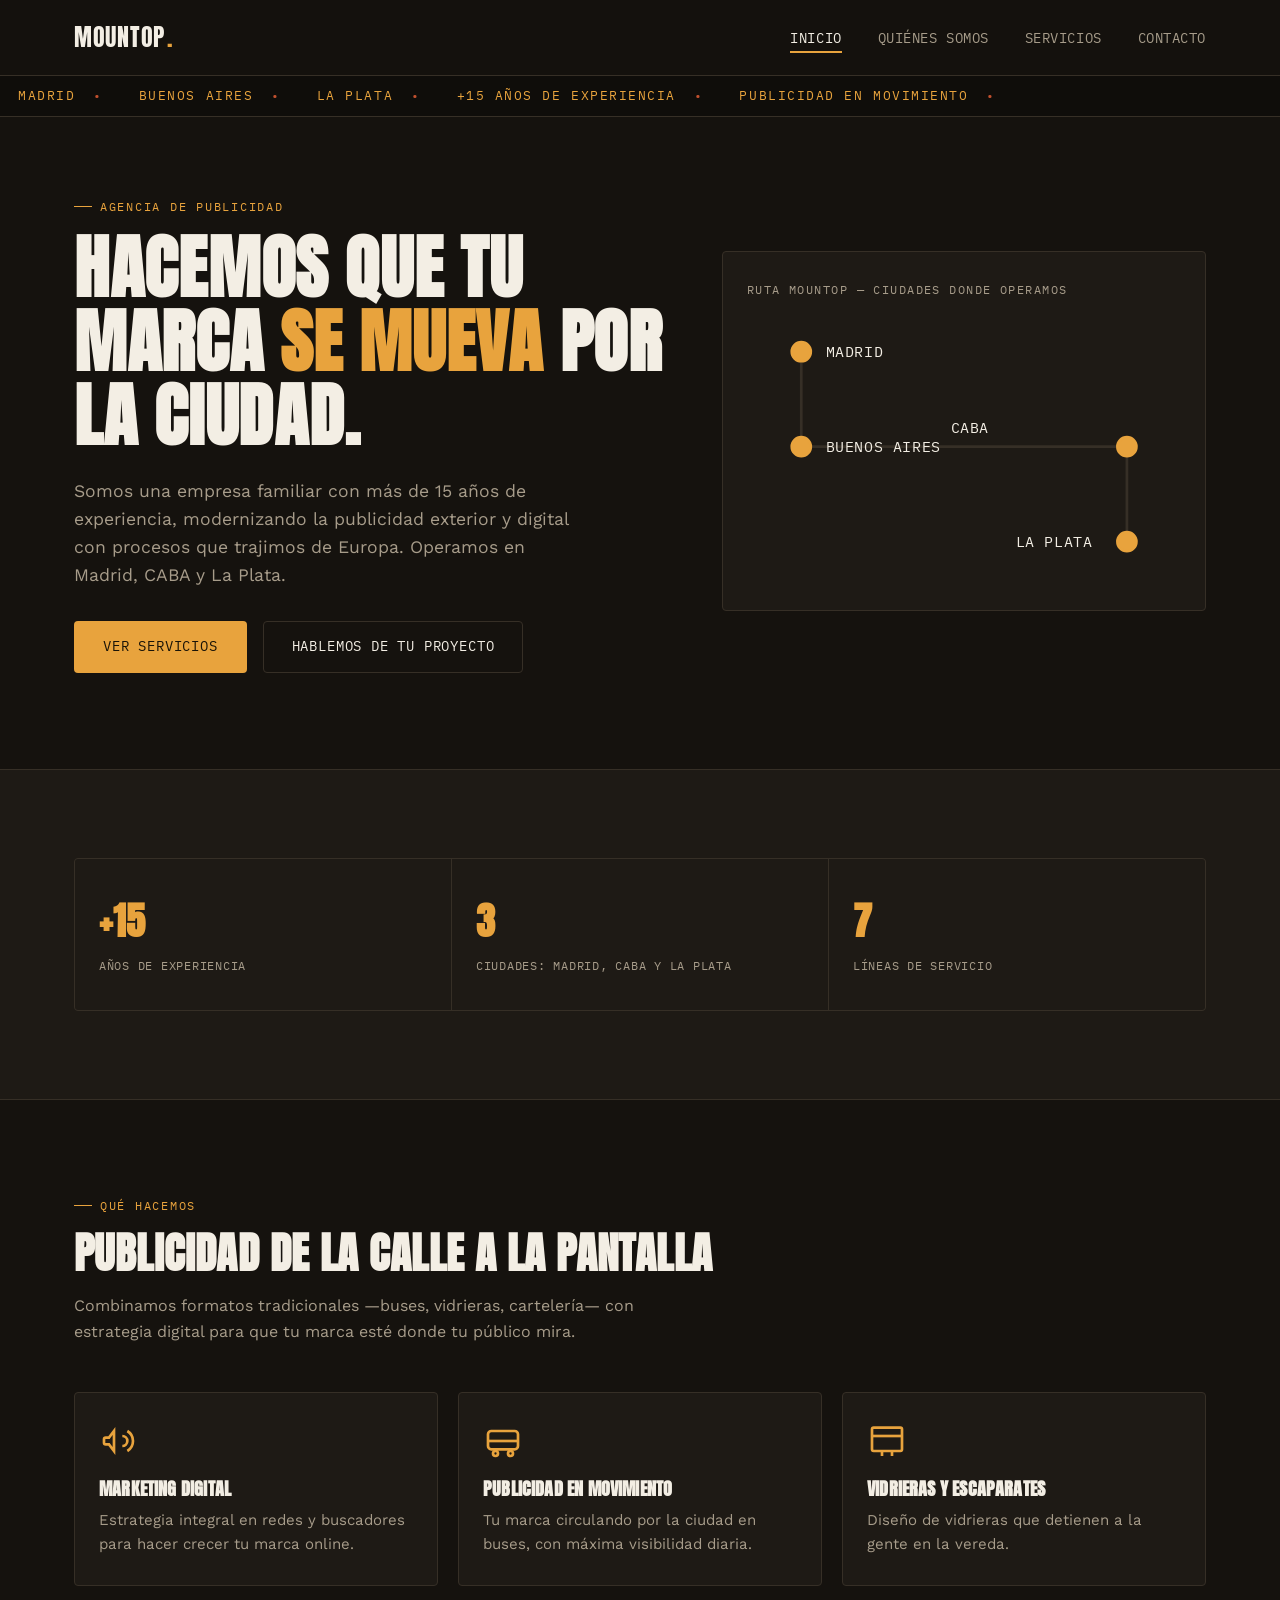
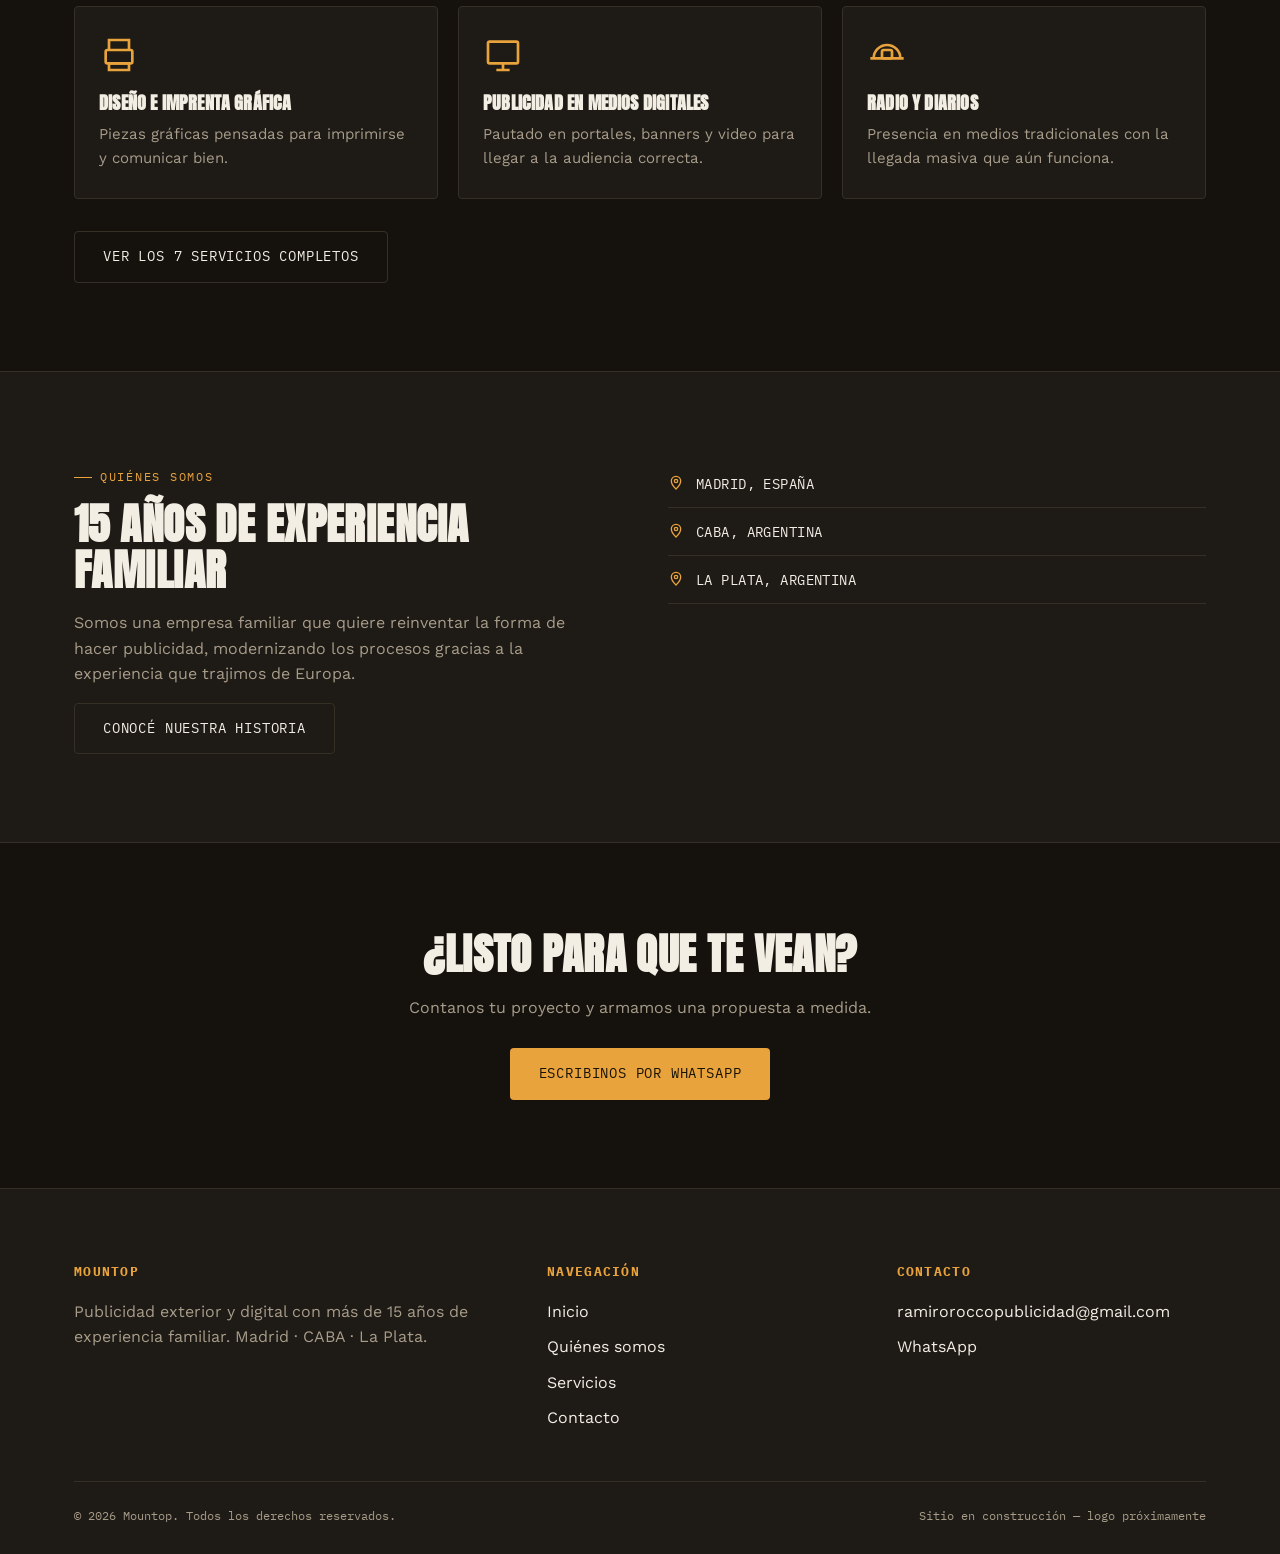
<file: index.html>
<!DOCTYPE html>
<html lang="es">
<head>
  <meta charset="UTF-8" />
  <meta name="viewport" content="width=device-width, initial-scale=1.0" />
  <title>Mountop — Publicidad exterior y digital en Madrid, CABA y La Plata</title>
  <meta name="description" content="Mountop es una agencia de publicidad familiar con más de 15 años de experiencia. Publicidad en buses, vidrieras, cartelería, medios digitales, radio y diarios." />
  <link rel="preconnect" href="https://fonts.googleapis.com">
  <link rel="preconnect" href="https://fonts.gstatic.com" crossorigin>
  <link href="https://fonts.googleapis.com/css2?family=Anton&family=IBM+Plex+Mono:wght@400;500&family=Work+Sans:wght@400;500;600&display=swap" rel="stylesheet">
  <link rel="stylesheet" href="css/styles.css" />
</head>
<body>

  <header class="site-header">
    <div class="container">
      <a href="index.html" class="logo">MOUNTOP<span>.</span></a>
      <nav aria-label="Navegación principal">
        <ul class="nav-list">
          <li><a href="index.html" aria-current="page">Inicio</a></li>
          <li><a href="nosotros.html">Quiénes somos</a></li>
          <li><a href="servicios.html">Servicios</a></li>
          <li><a href="contacto.html">Contacto</a></li>
        </ul>
      </nav>
      <button class="nav-toggle" aria-label="Abrir menú" aria-expanded="false">
        <svg viewBox="0 0 24 24" fill="none" stroke="currentColor" stroke-width="2"><line x1="3" y1="6" x2="21" y2="6"/><line x1="3" y1="12" x2="21" y2="12"/><line x1="3" y1="18" x2="21" y2="18"/></svg>
      </button>
    </div>
  </header>

  <div class="ticker" aria-hidden="true">
    <div class="ticker-track">
      <span>MADRID</span><span>BUENOS AIRES</span><span>LA PLATA</span><span>+15 AÑOS DE EXPERIENCIA</span><span>PUBLICIDAD EN MOVIMIENTO</span>
    </div>
  </div>

  <main>
    <section class="hero">
      <div class="container">
        <div>
          <span class="eyebrow">Agencia de publicidad</span>
          <h1>Hacemos que tu marca <em>se mueva</em> por la ciudad.</h1>
          <p class="lead">Somos una empresa familiar con más de 15 años de experiencia, modernizando la publicidad exterior y digital con procesos que trajimos de Europa. Operamos en Madrid, CABA y La Plata.</p>
          <div class="hero-actions">
            <a href="servicios.html" class="btn btn-primary">Ver servicios</a>
            <a href="contacto.html" class="btn btn-secondary">Hablemos de tu proyecto</a>
          </div>
        </div>

        <div class="route-card">
          <div class="route-card__label">Ruta Mountop — ciudades donde operamos</div>
          <svg class="route-svg" viewBox="0 0 320 200" xmlns="http://www.w3.org/2000/svg">
            <path class="route-line" d="M40 30 L40 100 L280 100 L280 170"/>
            <circle class="route-dot route-dot--active" cx="40" cy="30" r="7"/>
            <text x="58" y="34">Madrid</text>
            <circle class="route-dot route-dot--active" cx="40" cy="100" r="7"/>
            <text x="58" y="104">Buenos Aires</text>
            <circle class="route-dot route-dot--active" cx="280" cy="100" r="7"/>
            <text x="150" y="90">CABA</text>
            <circle class="route-dot route-dot--active" cx="280" cy="170" r="7"/>
            <text x="198" y="174">La Plata</text>
          </svg>
        </div>
      </div>
    </section>

    <section class="section section--alt">
      <div class="container">
        <div class="stats">
          <div class="stat"><strong>+15</strong><span>Años de experiencia</span></div>
          <div class="stat"><strong>3</strong><span>Ciudades: Madrid, CABA y La Plata</span></div>
          <div class="stat"><strong>7</strong><span>Líneas de servicio</span></div>
        </div>
      </div>
    </section>

    <section class="section">
      <div class="container">
        <div class="section-head">
          <span class="eyebrow">Qué hacemos</span>
          <h2 class="section-title">Publicidad de la calle a la pantalla</h2>
          <p>Combinamos formatos tradicionales —buses, vidrieras, cartelería— con estrategia digital para que tu marca esté donde tu público mira.</p>
        </div>

        <div class="services-grid">
          <div class="service-card">
            <div class="service-card__icon"><svg viewBox="0 0 24 24" fill="none" stroke="currentColor" stroke-width="1.6"><path d="M3 11v2a1 1 0 001 1h2l3 4V6L6 10H4a1 1 0 00-1 1z"/><path d="M14 9a3 3 0 010 6"/><path d="M17 6a7 7 0 010 12"/></svg></div>
            <h3>Marketing Digital</h3>
            <p>Estrategia integral en redes y buscadores para hacer crecer tu marca online.</p>
          </div>
          <div class="service-card">
            <div class="service-card__icon"><svg viewBox="0 0 24 24" fill="none" stroke="currentColor" stroke-width="1.6"><rect x="3" y="6" width="18" height="11" rx="2"/><path d="M3 12h18"/><circle cx="7.5" cy="19.5" r="1.5"/><circle cx="16.5" cy="19.5" r="1.5"/></svg></div>
            <h3>Publicidad en movimiento</h3>
            <p>Tu marca circulando por la ciudad en buses, con máxima visibilidad diaria.</p>
          </div>
          <div class="service-card">
            <div class="service-card__icon"><svg viewBox="0 0 24 24" fill="none" stroke="currentColor" stroke-width="1.6"><rect x="3" y="4" width="18" height="14" rx="1"/><path d="M3 9h18"/><path d="M9 18v3M15 18v3"/></svg></div>
            <h3>Vidrieras y escaparates</h3>
            <p>Diseño de vidrieras que detienen a la gente en la vereda.</p>
          </div>
          <div class="service-card">
            <div class="service-card__icon"><svg viewBox="0 0 24 24" fill="none" stroke="currentColor" stroke-width="1.6"><path d="M6 9V3h12v6"/><rect x="4" y="9" width="16" height="8" rx="1"/><path d="M6 17h12v4H6z"/></svg></div>
            <h3>Diseño e imprenta gráfica</h3>
            <p>Piezas gráficas pensadas para imprimirse y comunicar bien.</p>
          </div>
          <div class="service-card">
            <div class="service-card__icon"><svg viewBox="0 0 24 24" fill="none" stroke="currentColor" stroke-width="1.6"><rect x="3" y="4" width="18" height="13" rx="1"/><path d="M8 21h8M12 17v4"/></svg></div>
            <h3>Publicidad en medios digitales</h3>
            <p>Pautado en portales, banners y video para llegar a la audiencia correcta.</p>
          </div>
          <div class="service-card">
            <div class="service-card__icon"><svg viewBox="0 0 24 24" fill="none" stroke="currentColor" stroke-width="1.6"><path d="M4 14a8 8 0 0116 0"/><path d="M2 14h20M6 18h.01M18 18h.01"/><rect x="9" y="9" width="6" height="5" rx="1"/></svg></div>
            <h3>Radio y diarios</h3>
            <p>Presencia en medios tradicionales con la llegada masiva que aún funciona.</p>
          </div>
        </div>
        <div style="margin-top:32px;">
          <a href="servicios.html" class="btn btn-secondary">Ver los 7 servicios completos</a>
        </div>
      </div>
    </section>

    <section class="section section--alt">
      <div class="container about-block">
        <div>
          <span class="eyebrow">Quiénes somos</span>
          <h2 class="section-title">15 años de experiencia familiar</h2>
          <p>Somos una empresa familiar que quiere reinventar la forma de hacer publicidad, modernizando los procesos gracias a la experiencia que trajimos de Europa.</p>
          <a href="nosotros.html" class="btn btn-secondary">Conocé nuestra historia</a>
        </div>
        <ul class="pin-list">
          <li><svg viewBox="0 0 24 24" fill="none" stroke="currentColor" stroke-width="2"><path d="M12 21s7-6.5 7-12a7 7 0 10-14 0c0 5.5 7 12 7 12z"/><circle cx="12" cy="9" r="2.5"/></svg> Madrid, España</li>
          <li><svg viewBox="0 0 24 24" fill="none" stroke="currentColor" stroke-width="2"><path d="M12 21s7-6.5 7-12a7 7 0 10-14 0c0 5.5 7 12 7 12z"/><circle cx="12" cy="9" r="2.5"/></svg> CABA, Argentina</li>
          <li><svg viewBox="0 0 24 24" fill="none" stroke="currentColor" stroke-width="2"><path d="M12 21s7-6.5 7-12a7 7 0 10-14 0c0 5.5 7 12 7 12z"/><circle cx="12" cy="9" r="2.5"/></svg> La Plata, Argentina</li>
        </ul>
      </div>
    </section>

    <section class="section">
      <div class="container" style="text-align:center;">
        <h2 class="section-title">¿Listo para que te vean?</h2>
        <p style="margin:0 auto 28px;">Contanos tu proyecto y armamos una propuesta a medida.</p>
        <a href="contacto.html" class="btn btn-primary">Escribinos por WhatsApp</a>
      </div>
    </section>
  </main>

  <footer class="site-footer">
    <div class="container">
      <div class="footer-grid">
        <div>
          <h4>Mountop</h4>
          <p>Publicidad exterior y digital con más de 15 años de experiencia familiar. Madrid · CABA · La Plata.</p>
        </div>
        <div>
          <h4>Navegación</h4>
          <ul>
            <li><a href="index.html">Inicio</a></li>
            <li><a href="nosotros.html">Quiénes somos</a></li>
            <li><a href="servicios.html">Servicios</a></li>
            <li><a href="contacto.html">Contacto</a></li>
          </ul>
        </div>
        <div>
          <h4>Contacto</h4>
          <ul>
            <li><a href="mailto:ramiroroccopublicidad@gmail.com">ramiroroccopublicidad@gmail.com</a></li>
            <li><a href="https://wa.me/34619480862" target="_blank" rel="noopener">WhatsApp</a></li>
          </ul>
        </div>
      </div>
      <div class="footer-bottom">
        <span>© <span id="year"></span> Mountop. Todos los derechos reservados.</span>
        <span>Sitio en construcción — logo próximamente</span>
      </div>
    </div>
  </footer>

  <script src="js/script.js"></script>
  <script>document.getElementById("year").textContent = new Date().getFullYear();</script>
</body>
</html>
</file>
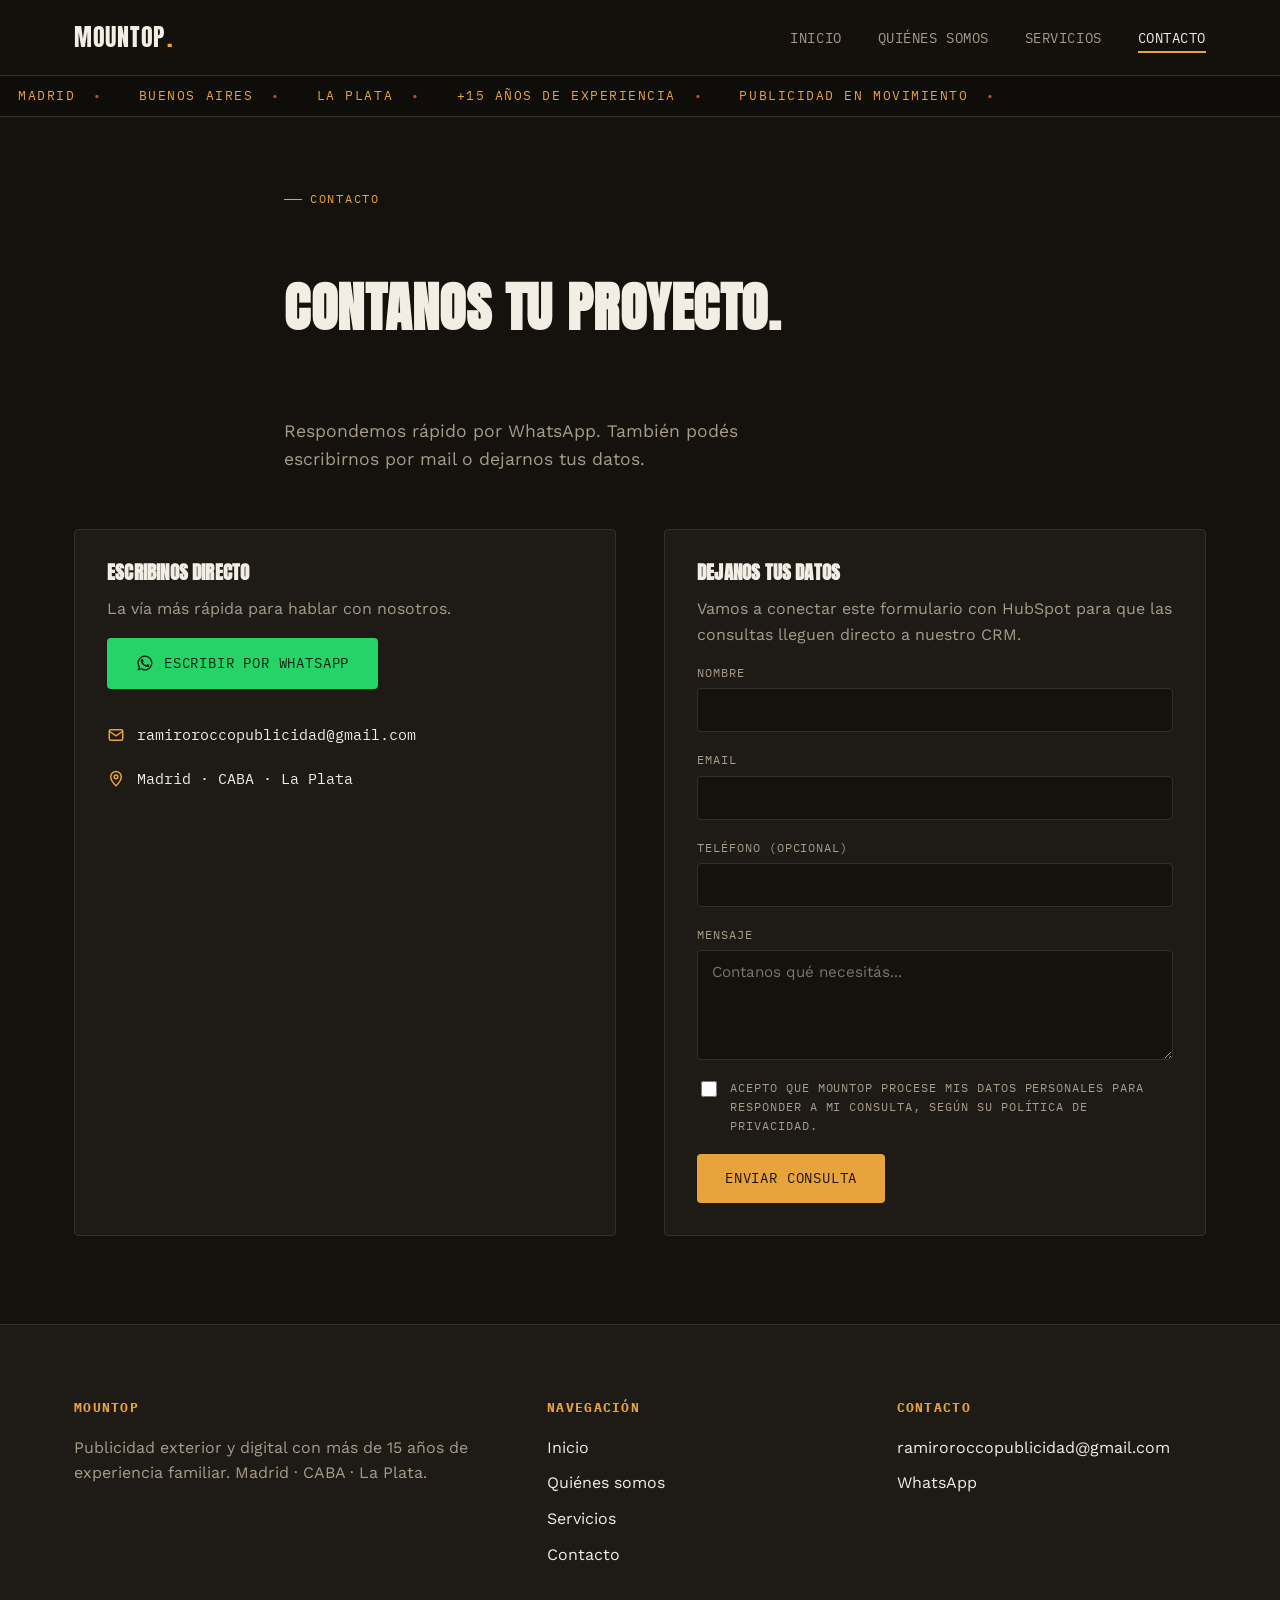
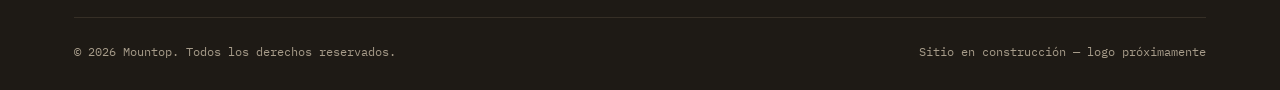
<file: contacto.html>
<!DOCTYPE html>
<html lang="es">
<head>
  <meta charset="UTF-8" />
  <meta name="viewport" content="width=device-width, initial-scale=1.0" />
  <title>Contacto — Mountop</title>
  <meta name="description" content="Escribinos por WhatsApp o dejanos tus datos. Mountop, publicidad en Madrid, CABA y La Plata." />
  <link rel="preconnect" href="https://fonts.googleapis.com">
  <link rel="preconnect" href="https://fonts.gstatic.com" crossorigin>
  <link href="https://fonts.googleapis.com/css2?family=Anton&family=IBM+Plex+Mono:wght@400;500&family=Work+Sans:wght@400;500;600&display=swap" rel="stylesheet">
  <link rel="stylesheet" href="css/styles.css" />
</head>
<body>

  <header class="site-header">
    <div class="container">
      <a href="index.html" class="logo">MOUNTOP<span>.</span></a>
      <nav aria-label="Navegación principal">
        <ul class="nav-list">
          <li><a href="index.html">Inicio</a></li>
          <li><a href="nosotros.html">Quiénes somos</a></li>
          <li><a href="servicios.html">Servicios</a></li>
          <li><a href="contacto.html" aria-current="page">Contacto</a></li>
        </ul>
      </nav>
      <button class="nav-toggle" aria-label="Abrir menú" aria-expanded="false">
        <svg viewBox="0 0 24 24" fill="none" stroke="currentColor" stroke-width="2"><line x1="3" y1="6" x2="21" y2="6"/><line x1="3" y1="12" x2="21" y2="12"/><line x1="3" y1="18" x2="21" y2="18"/></svg>
      </button>
    </div>
  </header>

  <div class="ticker" aria-hidden="true">
    <div class="ticker-track">
      <span>MADRID</span><span>BUENOS AIRES</span><span>LA PLATA</span><span>+15 AÑOS DE EXPERIENCIA</span><span>PUBLICIDAD EN MOVIMIENTO</span>
    </div>
  </div>

  <main>
    <section class="hero" style="padding-bottom:24px;">
      <div class="container" style="grid-template-columns:1fr; max-width:760px;">
        <span class="eyebrow">Contacto</span>
        <h1 style="font-size:clamp(2.2rem,5vw,3.4rem);">Contanos tu proyecto.</h1>
        <p class="lead">Respondemos rápido por WhatsApp. También podés escribirnos por mail o dejarnos tus datos.</p>
      </div>
    </section>

    <section class="section" style="padding-top:0;">
      <div class="container contact-grid">

        <div class="contact-card">
          <h3>Escribinos directo</h3>
          <p>La vía más rápida para hablar con nosotros.</p>
          <a href="https://wa.me/34619480862?text=Hola%20Mountop%2C%20quiero%20consultar%20por%20sus%20servicios"
             class="btn btn-whatsapp" target="_blank" rel="noopener" style="margin-bottom:24px;">
            <svg viewBox="0 0 24 24" width="18" height="18" fill="currentColor"><path d="M17.5 14.4c-.3-.1-1.7-.9-2-1-.3-.1-.5-.1-.7.1s-.8 1-.9 1.2c-.2.2-.3.2-.6.1-.3-.1-1.3-.5-2.4-1.5-.9-.8-1.5-1.8-1.7-2.1-.2-.3 0-.5.1-.6.1-.1.3-.3.4-.5.1-.2.2-.3.3-.5.1-.2 0-.4 0-.5C10 9 9.4 7.6 9.1 7c-.2-.5-.4-.4-.6-.4h-.5c-.2 0-.5.1-.7.3-.2.2-1 1-1 2.4s1 2.8 1.1 3c.1.2 2 3.1 4.9 4.3.7.3 1.2.5 1.6.6.7.2 1.3.2 1.8.1.5-.1 1.7-.7 1.9-1.4.2-.7.2-1.2.2-1.3-.1-.1-.3-.2-.6-.3z"/><path d="M12 2a10 10 0 00-8.5 15.2L2 22l4.9-1.3A10 10 0 1012 2zm0 18.2a8.2 8.2 0 01-4.2-1.1l-.3-.2-3 .8.8-2.9-.2-.3A8.2 8.2 0 1112 20.2z"/></svg>
            Escribir por WhatsApp
          </a>
          <div class="contact-detail">
            <svg viewBox="0 0 24 24" fill="none" stroke="currentColor" stroke-width="2"><rect x="3" y="5" width="18" height="14" rx="2"/><path d="M3 7l9 6 9-6"/></svg>
            <a href="mailto:ramiroroccopublicidad@gmail.com">ramiroroccopublicidad@gmail.com</a>
          </div>
          <div class="contact-detail">
            <svg viewBox="0 0 24 24" fill="none" stroke="currentColor" stroke-width="2"><path d="M12 21s7-6.5 7-12a7 7 0 10-14 0c0 5.5 7 12 7 12z"/><circle cx="12" cy="9" r="2.5"/></svg>
            Madrid · CABA · La Plata
          </div>
        </div>

        <div class="contact-card">
          <h3>Dejanos tus datos</h3>
          <p>Vamos a conectar este formulario con HubSpot para que las consultas lleguen directo a nuestro CRM.</p>

          <form class="mountop-form" id="mountop-contact-form">
            <div class="field">
              <label for="nombre">Nombre</label>
              <input type="text" id="nombre" name="nombre" required autocomplete="name">
            </div>
            <div class="field">
              <label for="email">Email</label>
              <input type="email" id="email" name="email" required autocomplete="email">
            </div>
            <div class="field">
              <label for="telefono">Teléfono (opcional)</label>
              <input type="tel" id="telefono" name="telefono" autocomplete="tel">
            </div>
            <div class="field">
              <label for="mensaje">Mensaje</label>
              <textarea id="mensaje" name="mensaje" required placeholder="Contanos qué necesitás..."></textarea>
            </div>
            <div class="field field--checkbox">
              <label class="checkbox-label">
                <input type="checkbox" id="consentimiento" name="consentimiento" required>
                <span>Acepto que Mountop procese mis datos personales para responder a mi consulta, según su Política de Privacidad.</span>
              </label>
            </div>
            <button type="submit" class="btn btn-primary">Enviar consulta</button>
            <div class="form-status" id="form-status" role="status"></div>
          </form>
        </div>

      </div>
    </section>
  </main>

  <footer class="site-footer">
    <div class="container">
      <div class="footer-grid">
        <div>
          <h4>Mountop</h4>
          <p>Publicidad exterior y digital con más de 15 años de experiencia familiar. Madrid · CABA · La Plata.</p>
        </div>
        <div>
          <h4>Navegación</h4>
          <ul>
            <li><a href="index.html">Inicio</a></li>
            <li><a href="nosotros.html">Quiénes somos</a></li>
            <li><a href="servicios.html">Servicios</a></li>
            <li><a href="contacto.html">Contacto</a></li>
          </ul>
        </div>
        <div>
          <h4>Contacto</h4>
          <ul>
            <li><a href="mailto:ramiroroccopublicidad@gmail.com">ramiroroccopublicidad@gmail.com</a></li>
            <li><a href="https://wa.me/34619480862" target="_blank" rel="noopener">WhatsApp</a></li>
          </ul>
        </div>
      </div>
      <div class="footer-bottom">
        <span>© <span id="year"></span> Mountop. Todos los derechos reservados.</span>
        <span>Sitio en construcción — logo próximamente</span>
      </div>
    </div>
  </footer>

  <script src="js/script.js"></script>
  <script>document.getElementById("year").textContent = new Date().getFullYear();</script>

  <script>
    // Envío del formulario de contacto directo a HubSpot vía Forms API
    // (sin widget embebido, sin marca de HubSpot — el diseño es 100% nuestro)
    const HUBSPOT_PORTAL_ID = "148981965";
    const HUBSPOT_FORM_ID = "b3220aed-467d-4ee3-a43f-841ff86b7a47";

    const contactForm = document.getElementById("mountop-contact-form");
    const statusBox = document.getElementById("form-status");

    contactForm.addEventListener("submit", async (e) => {
      e.preventDefault();
      const submitBtn = contactForm.querySelector("button[type=submit]");
      submitBtn.disabled = true;
      submitBtn.textContent = "Enviando...";
      statusBox.className = "form-status";

      const payload = {
        fields: [
          { name: "firstname", value: document.getElementById("nombre").value },
          { name: "email", value: document.getElementById("email").value },
          { name: "phone", value: document.getElementById("telefono").value },
          { name: "message", value: document.getElementById("mensaje").value }
        ],
        context: {
          pageUri: window.location.href,
          pageName: document.title
        },
        legalConsentOptions: {
          consent: {
            consentToProcess: document.getElementById("consentimiento").checked,
            text: "Acepto que Mountop procese mis datos personales para responder a mi consulta, según su Política de Privacidad.",
            communications: []
          }
        }
      };

      try {
        const res = await fetch(
          `https://api.hsforms.com/submissions/v3/integration/submit/${HUBSPOT_PORTAL_ID}/${HUBSPOT_FORM_ID}`,
          {
            method: "POST",
            headers: { "Content-Type": "application/json" },
            body: JSON.stringify(payload)
          }
        );

        if (res.ok) {
          statusBox.textContent = "¡Gracias! Recibimos tu consulta, te vamos a contactar a la brevedad.";
          statusBox.className = "form-status is-visible is-success";
          contactForm.reset();
        } else {
          const errData = await res.json().catch(() => null);
          statusBox.textContent = "No pudimos enviar tu consulta. Probá de nuevo o escribinos por WhatsApp.";
          statusBox.className = "form-status is-visible is-error";
          console.error("HubSpot form error:", errData);
        }
      } catch (err) {
        statusBox.textContent = "Hubo un problema de conexión. Probá de nuevo o escribinos por WhatsApp.";
        statusBox.className = "form-status is-visible is-error";
        console.error(err);
      } finally {
        submitBtn.disabled = false;
        submitBtn.textContent = "Enviar consulta";
      }
    });
  </script>
</body>
</html>
</file>
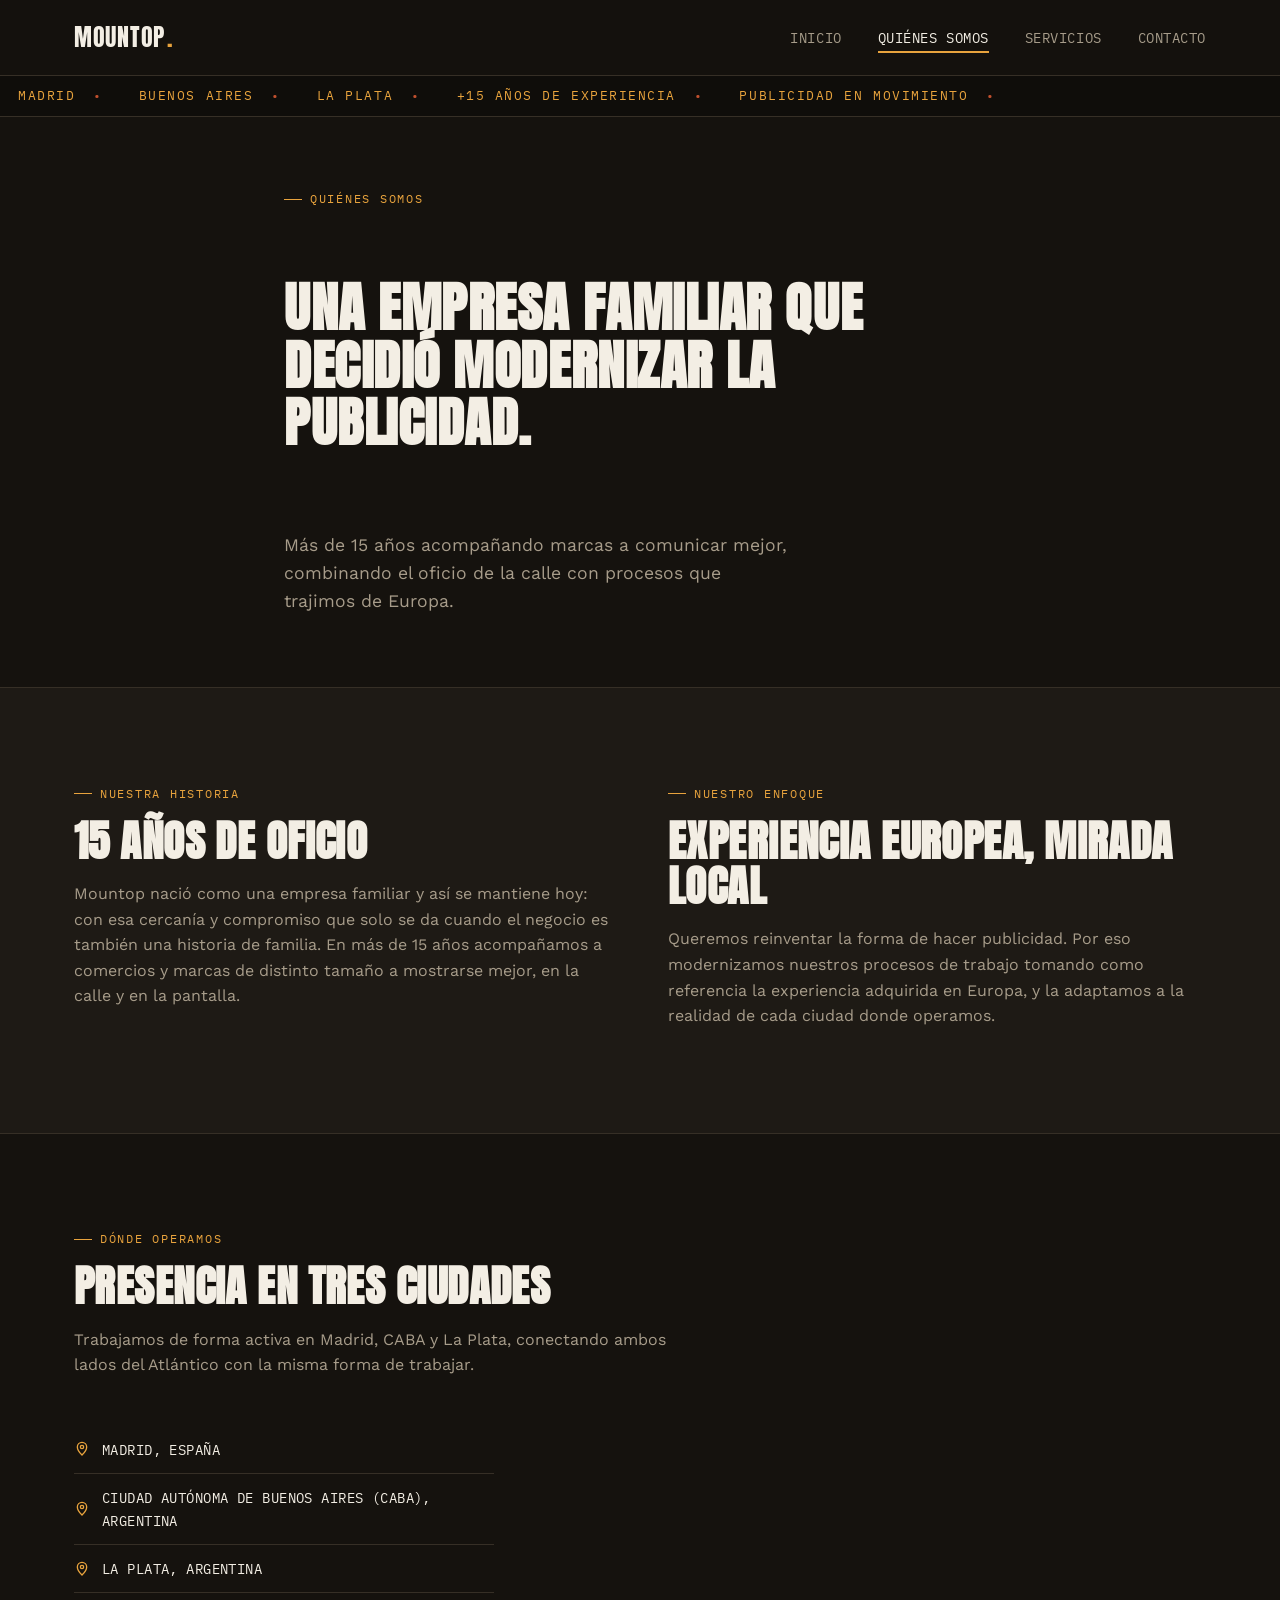
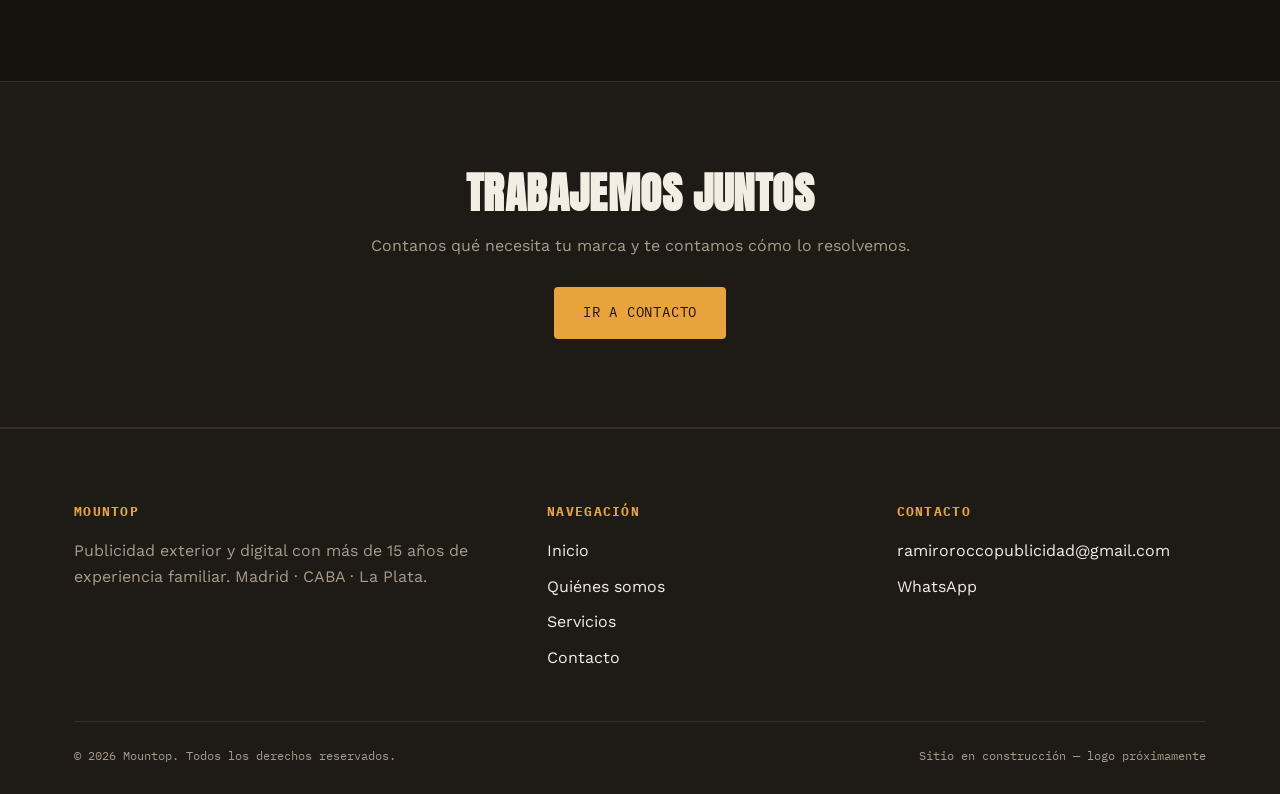
<file: nosotros.html>
<!DOCTYPE html>
<html lang="es">
<head>
  <meta charset="UTF-8" />
  <meta name="viewport" content="width=device-width, initial-scale=1.0" />
  <title>Quiénes somos — Mountop</title>
  <meta name="description" content="Mountop es una empresa familiar con más de 15 años de experiencia, modernizando la publicidad con procesos traídos de Europa." />
  <link rel="preconnect" href="https://fonts.googleapis.com">
  <link rel="preconnect" href="https://fonts.gstatic.com" crossorigin>
  <link href="https://fonts.googleapis.com/css2?family=Anton&family=IBM+Plex+Mono:wght@400;500&family=Work+Sans:wght@400;500;600&display=swap" rel="stylesheet">
  <link rel="stylesheet" href="css/styles.css" />
</head>
<body>

  <header class="site-header">
    <div class="container">
      <a href="index.html" class="logo">MOUNTOP<span>.</span></a>
      <nav aria-label="Navegación principal">
        <ul class="nav-list">
          <li><a href="index.html">Inicio</a></li>
          <li><a href="nosotros.html" aria-current="page">Quiénes somos</a></li>
          <li><a href="servicios.html">Servicios</a></li>
          <li><a href="contacto.html">Contacto</a></li>
        </ul>
      </nav>
      <button class="nav-toggle" aria-label="Abrir menú" aria-expanded="false">
        <svg viewBox="0 0 24 24" fill="none" stroke="currentColor" stroke-width="2"><line x1="3" y1="6" x2="21" y2="6"/><line x1="3" y1="12" x2="21" y2="12"/><line x1="3" y1="18" x2="21" y2="18"/></svg>
      </button>
    </div>
  </header>

  <div class="ticker" aria-hidden="true">
    <div class="ticker-track">
      <span>MADRID</span><span>BUENOS AIRES</span><span>LA PLATA</span><span>+15 AÑOS DE EXPERIENCIA</span><span>PUBLICIDAD EN MOVIMIENTO</span>
    </div>
  </div>

  <main>
    <section class="hero" style="padding-bottom:40px;">
      <div class="container" style="grid-template-columns:1fr; max-width:760px;">
        <span class="eyebrow">Quiénes somos</span>
        <h1 style="font-size:clamp(2.2rem,5vw,3.4rem);">Una empresa familiar que decidió modernizar la publicidad.</h1>
        <p class="lead">Más de 15 años acompañando marcas a comunicar mejor, combinando el oficio de la calle con procesos que trajimos de Europa.</p>
      </div>
    </section>

    <section class="section section--alt">
      <div class="container about-block">
        <div>
          <span class="eyebrow">Nuestra historia</span>
          <h2 class="section-title">15 años de oficio</h2>
          <p>Mountop nació como una empresa familiar y así se mantiene hoy: con esa cercanía y compromiso que solo se da cuando el negocio es también una historia de familia. En más de 15 años acompañamos a comercios y marcas de distinto tamaño a mostrarse mejor, en la calle y en la pantalla.</p>
        </div>
        <div>
          <span class="eyebrow">Nuestro enfoque</span>
          <h2 class="section-title">Experiencia europea, mirada local</h2>
          <p>Queremos reinventar la forma de hacer publicidad. Por eso modernizamos nuestros procesos de trabajo tomando como referencia la experiencia adquirida en Europa, y la adaptamos a la realidad de cada ciudad donde operamos.</p>
        </div>
      </div>
    </section>

    <section class="section">
      <div class="container">
        <div class="section-head">
          <span class="eyebrow">Dónde operamos</span>
          <h2 class="section-title">Presencia en tres ciudades</h2>
          <p>Trabajamos de forma activa en Madrid, CABA y La Plata, conectando ambos lados del Atlántico con la misma forma de trabajar.</p>
        </div>
        <ul class="pin-list" style="max-width:420px;">
          <li><svg viewBox="0 0 24 24" fill="none" stroke="currentColor" stroke-width="2"><path d="M12 21s7-6.5 7-12a7 7 0 10-14 0c0 5.5 7 12 7 12z"/><circle cx="12" cy="9" r="2.5"/></svg> Madrid, España</li>
          <li><svg viewBox="0 0 24 24" fill="none" stroke="currentColor" stroke-width="2"><path d="M12 21s7-6.5 7-12a7 7 0 10-14 0c0 5.5 7 12 7 12z"/><circle cx="12" cy="9" r="2.5"/></svg> Ciudad Autónoma de Buenos Aires (CABA), Argentina</li>
          <li><svg viewBox="0 0 24 24" fill="none" stroke="currentColor" stroke-width="2"><path d="M12 21s7-6.5 7-12a7 7 0 10-14 0c0 5.5 7 12 7 12z"/><circle cx="12" cy="9" r="2.5"/></svg> La Plata, Argentina</li>
        </ul>
      </div>
    </section>

    <section class="section section--alt" style="text-align:center;">
      <div class="container">
        <h2 class="section-title">Trabajemos juntos</h2>
        <p style="margin:0 auto 28px;">Contanos qué necesita tu marca y te contamos cómo lo resolvemos.</p>
        <a href="contacto.html" class="btn btn-primary">Ir a contacto</a>
      </div>
    </section>
  </main>

  <footer class="site-footer">
    <div class="container">
      <div class="footer-grid">
        <div>
          <h4>Mountop</h4>
          <p>Publicidad exterior y digital con más de 15 años de experiencia familiar. Madrid · CABA · La Plata.</p>
        </div>
        <div>
          <h4>Navegación</h4>
          <ul>
            <li><a href="index.html">Inicio</a></li>
            <li><a href="nosotros.html">Quiénes somos</a></li>
            <li><a href="servicios.html">Servicios</a></li>
            <li><a href="contacto.html">Contacto</a></li>
          </ul>
        </div>
        <div>
          <h4>Contacto</h4>
          <ul>
            <li><a href="mailto:ramiroroccopublicidad@gmail.com">ramiroroccopublicidad@gmail.com</a></li>
            <li><a href="https://wa.me/34619480862" target="_blank" rel="noopener">WhatsApp</a></li>
          </ul>
        </div>
      </div>
      <div class="footer-bottom">
        <span>© <span id="year"></span> Mountop. Todos los derechos reservados.</span>
        <span>Sitio en construcción — logo próximamente</span>
      </div>
    </div>
  </footer>

  <script src="js/script.js"></script>
  <script>document.getElementById("year").textContent = new Date().getFullYear();</script>
</body>
</html>
</file>
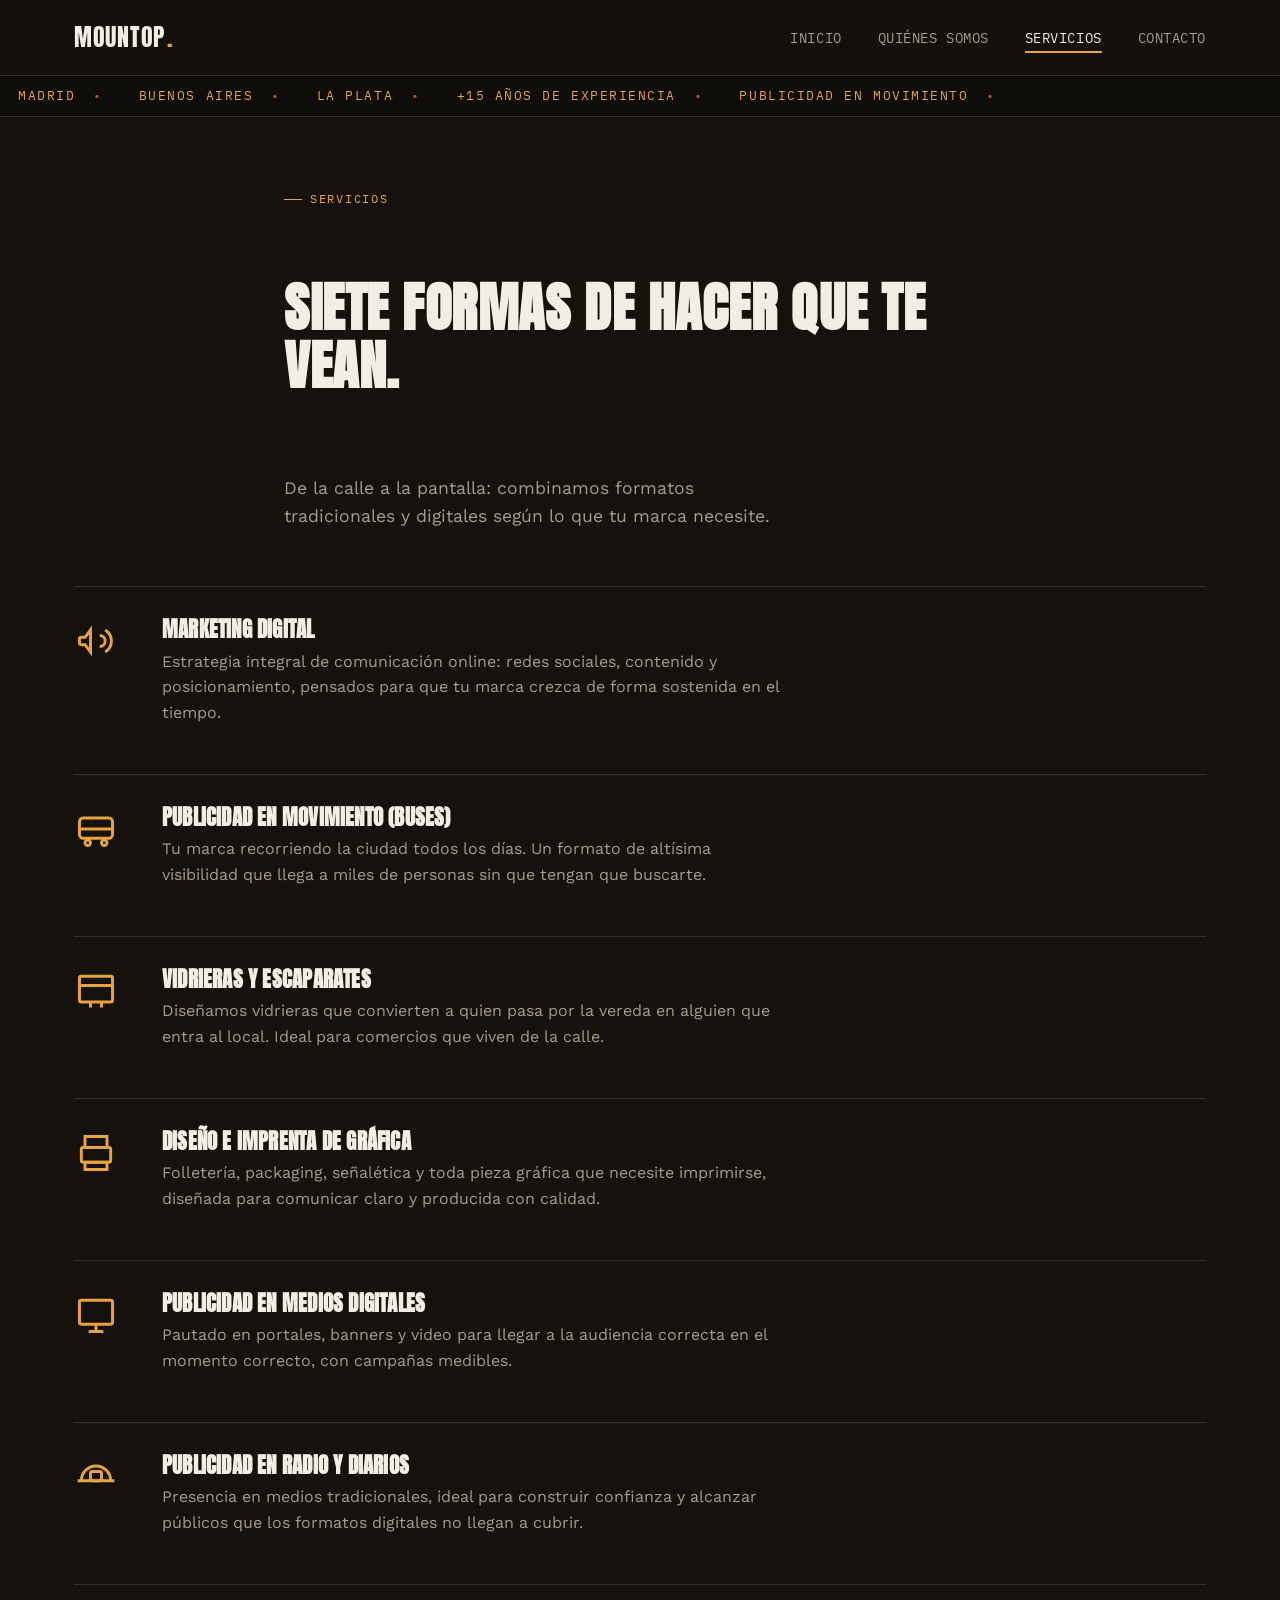
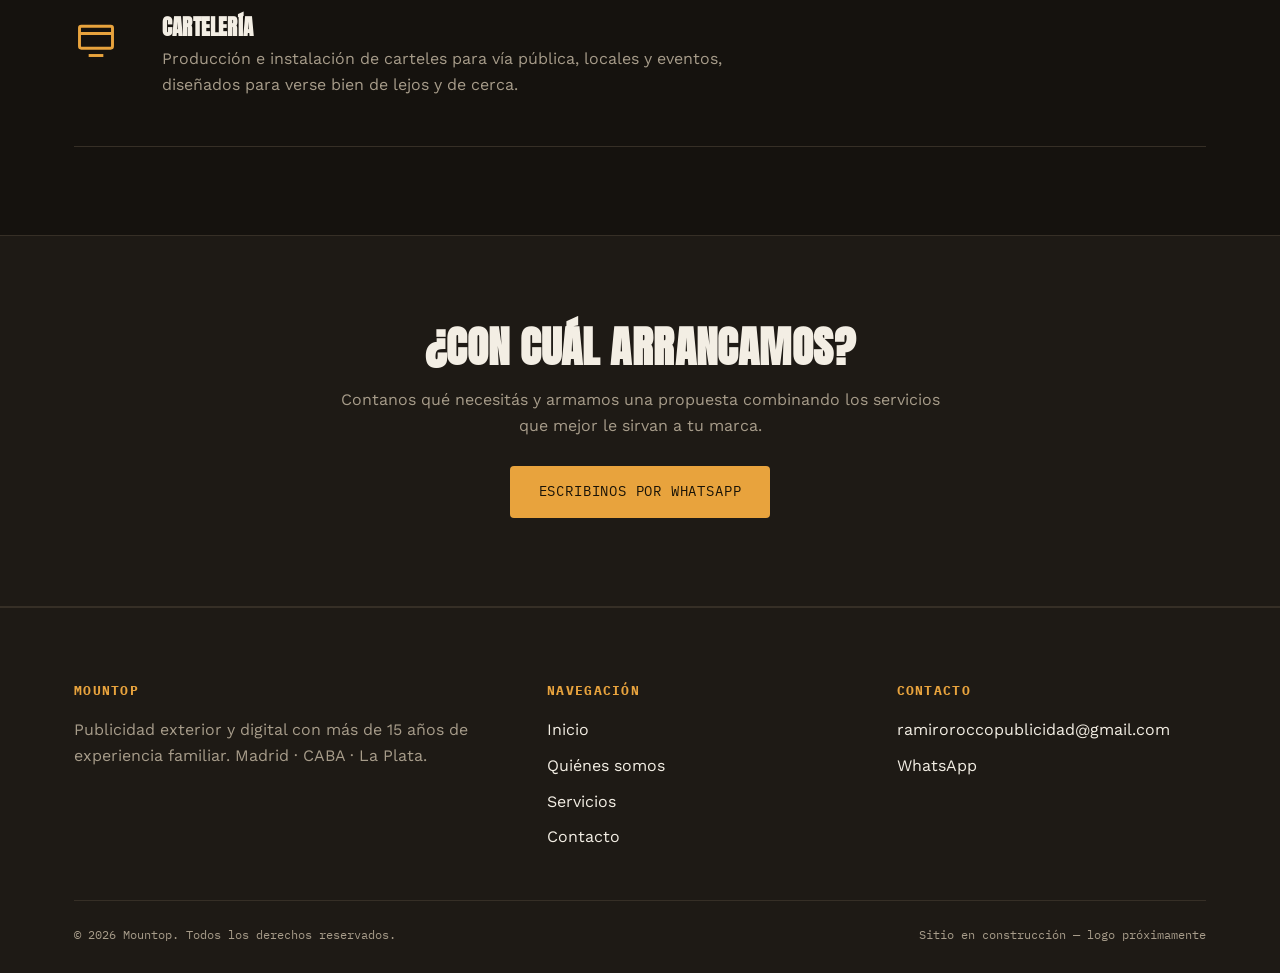
<file: servicios.html>
<!DOCTYPE html>
<html lang="es">
<head>
  <meta charset="UTF-8" />
  <meta name="viewport" content="width=device-width, initial-scale=1.0" />
  <title>Servicios — Mountop</title>
  <meta name="description" content="Marketing digital, publicidad en buses, vidrieras, imprenta gráfica, medios digitales, radio, diarios y cartelería." />
  <link rel="preconnect" href="https://fonts.googleapis.com">
  <link rel="preconnect" href="https://fonts.gstatic.com" crossorigin>
  <link href="https://fonts.googleapis.com/css2?family=Anton&family=IBM+Plex+Mono:wght@400;500&family=Work+Sans:wght@400;500;600&display=swap" rel="stylesheet">
  <link rel="stylesheet" href="css/styles.css" />
</head>
<body>

  <header class="site-header">
    <div class="container">
      <a href="index.html" class="logo">MOUNTOP<span>.</span></a>
      <nav aria-label="Navegación principal">
        <ul class="nav-list">
          <li><a href="index.html">Inicio</a></li>
          <li><a href="nosotros.html">Quiénes somos</a></li>
          <li><a href="servicios.html" aria-current="page">Servicios</a></li>
          <li><a href="contacto.html">Contacto</a></li>
        </ul>
      </nav>
      <button class="nav-toggle" aria-label="Abrir menú" aria-expanded="false">
        <svg viewBox="0 0 24 24" fill="none" stroke="currentColor" stroke-width="2"><line x1="3" y1="6" x2="21" y2="6"/><line x1="3" y1="12" x2="21" y2="12"/><line x1="3" y1="18" x2="21" y2="18"/></svg>
      </button>
    </div>
  </header>

  <div class="ticker" aria-hidden="true">
    <div class="ticker-track">
      <span>MADRID</span><span>BUENOS AIRES</span><span>LA PLATA</span><span>+15 AÑOS DE EXPERIENCIA</span><span>PUBLICIDAD EN MOVIMIENTO</span>
    </div>
  </div>

  <main>
    <section class="hero" style="padding-bottom:24px;">
      <div class="container" style="grid-template-columns:1fr; max-width:760px;">
        <span class="eyebrow">Servicios</span>
        <h1 style="font-size:clamp(2.2rem,5vw,3.4rem);">Siete formas de hacer que te vean.</h1>
        <p class="lead">De la calle a la pantalla: combinamos formatos tradicionales y digitales según lo que tu marca necesite.</p>
      </div>
    </section>

    <section class="section" style="padding-top:0;">
      <div class="container">

        <div class="service-row">
          <div class="service-row__icon"><svg viewBox="0 0 24 24" fill="none" stroke="currentColor" stroke-width="1.6"><path d="M3 11v2a1 1 0 001 1h2l3 4V6L6 10H4a1 1 0 00-1 1z"/><path d="M14 9a3 3 0 010 6"/><path d="M17 6a7 7 0 010 12"/></svg></div>
          <div>
            <h3>Marketing Digital</h3>
            <p>Estrategia integral de comunicación online: redes sociales, contenido y posicionamiento, pensados para que tu marca crezca de forma sostenida en el tiempo.</p>
          </div>
        </div>

        <div class="service-row">
          <div class="service-row__icon"><svg viewBox="0 0 24 24" fill="none" stroke="currentColor" stroke-width="1.6"><rect x="3" y="6" width="18" height="11" rx="2"/><path d="M3 12h18"/><circle cx="7.5" cy="19.5" r="1.5"/><circle cx="16.5" cy="19.5" r="1.5"/></svg></div>
          <div>
            <h3>Publicidad en movimiento (buses)</h3>
            <p>Tu marca recorriendo la ciudad todos los días. Un formato de altísima visibilidad que llega a miles de personas sin que tengan que buscarte.</p>
          </div>
        </div>

        <div class="service-row">
          <div class="service-row__icon"><svg viewBox="0 0 24 24" fill="none" stroke="currentColor" stroke-width="1.6"><rect x="3" y="4" width="18" height="14" rx="1"/><path d="M3 9h18"/><path d="M9 18v3M15 18v3"/></svg></div>
          <div>
            <h3>Vidrieras y escaparates</h3>
            <p>Diseñamos vidrieras que convierten a quien pasa por la vereda en alguien que entra al local. Ideal para comercios que viven de la calle.</p>
          </div>
        </div>

        <div class="service-row">
          <div class="service-row__icon"><svg viewBox="0 0 24 24" fill="none" stroke="currentColor" stroke-width="1.6"><path d="M6 9V3h12v6"/><rect x="4" y="9" width="16" height="8" rx="1"/><path d="M6 17h12v4H6z"/></svg></div>
          <div>
            <h3>Diseño e imprenta de gráfica</h3>
            <p>Folletería, packaging, señalética y toda pieza gráfica que necesite imprimirse, diseñada para comunicar claro y producida con calidad.</p>
          </div>
        </div>

        <div class="service-row">
          <div class="service-row__icon"><svg viewBox="0 0 24 24" fill="none" stroke="currentColor" stroke-width="1.6"><rect x="3" y="4" width="18" height="13" rx="1"/><path d="M8 21h8M12 17v4"/></svg></div>
          <div>
            <h3>Publicidad en medios digitales</h3>
            <p>Pautado en portales, banners y video para llegar a la audiencia correcta en el momento correcto, con campañas medibles.</p>
          </div>
        </div>

        <div class="service-row">
          <div class="service-row__icon"><svg viewBox="0 0 24 24" fill="none" stroke="currentColor" stroke-width="1.6"><path d="M4 14a8 8 0 0116 0"/><path d="M2 14h20M6 18h.01M18 18h.01"/><rect x="9" y="9" width="6" height="5" rx="1"/></svg></div>
          <div>
            <h3>Publicidad en radio y diarios</h3>
            <p>Presencia en medios tradicionales, ideal para construir confianza y alcanzar públicos que los formatos digitales no llegan a cubrir.</p>
          </div>
        </div>

        <div class="service-row">
          <div class="service-row__icon"><svg viewBox="0 0 24 24" fill="none" stroke="currentColor" stroke-width="1.6"><rect x="3" y="5" width="18" height="12" rx="1"/><path d="M3 9h18"/><path d="M8 21h8"/></svg></div>
          <div>
            <h3>Cartelería</h3>
            <p>Producción e instalación de carteles para vía pública, locales y eventos, diseñados para verse bien de lejos y de cerca.</p>
          </div>
        </div>

      </div>
    </section>

    <section class="section section--alt" style="text-align:center;">
      <div class="container">
        <h2 class="section-title">¿Con cuál arrancamos?</h2>
        <p style="margin:0 auto 28px;">Contanos qué necesitás y armamos una propuesta combinando los servicios que mejor le sirvan a tu marca.</p>
        <a href="contacto.html" class="btn btn-primary">Escribinos por WhatsApp</a>
      </div>
    </section>
  </main>

  <footer class="site-footer">
    <div class="container">
      <div class="footer-grid">
        <div>
          <h4>Mountop</h4>
          <p>Publicidad exterior y digital con más de 15 años de experiencia familiar. Madrid · CABA · La Plata.</p>
        </div>
        <div>
          <h4>Navegación</h4>
          <ul>
            <li><a href="index.html">Inicio</a></li>
            <li><a href="nosotros.html">Quiénes somos</a></li>
            <li><a href="servicios.html">Servicios</a></li>
            <li><a href="contacto.html">Contacto</a></li>
          </ul>
        </div>
        <div>
          <h4>Contacto</h4>
          <ul>
            <li><a href="mailto:ramiroroccopublicidad@gmail.com">ramiroroccopublicidad@gmail.com</a></li>
            <li><a href="https://wa.me/34619480862" target="_blank" rel="noopener">WhatsApp</a></li>
          </ul>
        </div>
      </div>
      <div class="footer-bottom">
        <span>© <span id="year"></span> Mountop. Todos los derechos reservados.</span>
        <span>Sitio en construcción — logo próximamente</span>
      </div>
    </div>
  </footer>

  <script src="js/script.js"></script>
  <script>document.getElementById("year").textContent = new Date().getFullYear();</script>
</body>
</html>
</file>
<file: css/styles.css>
/* ============================================================
   MOUNTOP — Hoja de estilos principal
   Editá los valores de la sección "TOKENS" para cambiar colores,
   tipografías o espaciados en todo el sitio de una sola vez.
   ============================================================ */

/* ---------- TOKENS (variables de diseño) ---------- */
:root {
  /* Colores */
  --bg: #15120e;          /* fondo general, negro cálido tipo tinta */
  --panel: #1e1a15;       /* fondo de tarjetas / franjas */
  --panel-2: #262019;     /* fondo de tarjeta al hover */
  --border: #362f26;      /* líneas divisorias */
  --paper: #f3eee4;       /* texto principal, blanco cálido */
  --fog: #a79c8a;         /* texto secundario / apagado */
  --amber: #e8a33d;       /* acento primario — dorado cartel de ruta */
  --amber-dim: #7a5a26;
  --ember: #c1502e;       /* acento secundario — naranja quemado */

  /* Tipografía */
  --font-display: "Anton", sans-serif;
  --font-body: "Work Sans", sans-serif;
  --font-mono: "IBM Plex Mono", monospace;

  /* Layout */
  --container: 1180px;
  --radius: 4px;
  --header-h: 76px;
}

/* ---------- RESET ---------- */
*, *::before, *::after { box-sizing: border-box; }
html { scroll-behavior: smooth; }
body {
  margin: 0;
  background: var(--bg);
  color: var(--paper);
  font-family: var(--font-body);
  font-size: 16px;
  line-height: 1.6;
  -webkit-font-smoothing: antialiased;
}
img { max-width: 100%; display: block; }
a { color: inherit; text-decoration: none; }
ul { margin: 0; padding: 0; list-style: none; }
h1, h2, h3 { margin: 0; font-family: var(--font-display); text-transform: uppercase; letter-spacing: 0.01em; line-height: 1.05; }
p { margin: 0 0 1em; color: var(--fog); max-width: 60ch; }
button { font: inherit; cursor: pointer; }

.container {
  width: 100%;
  max-width: var(--container);
  margin: 0 auto;
  padding: 0 24px;
}

:focus-visible {
  outline: 2px solid var(--amber);
  outline-offset: 3px;
}

/* ---------- UTILIDADES ---------- */
.eyebrow {
  display: inline-flex;
  align-items: center;
  gap: 8px;
  font-family: var(--font-mono);
  font-size: 0.78rem;
  letter-spacing: 0.14em;
  text-transform: uppercase;
  color: var(--amber);
  margin-bottom: 14px;
}
.eyebrow::before {
  content: "";
  width: 18px;
  height: 1px;
  background: var(--amber);
}
.section { padding: 88px 0; }
.section--tight { padding: 56px 0; }
.section-title { font-size: clamp(1.8rem, 4vw, 2.7rem); margin-bottom: 18px; }
.section-head { max-width: 640px; margin-bottom: 48px; }
.section--alt { background: var(--panel); border-top: 1px solid var(--border); border-bottom: 1px solid var(--border); }

.btn {
  display: inline-flex;
  align-items: center;
  gap: 10px;
  padding: 14px 28px;
  border-radius: var(--radius);
  font-family: var(--font-mono);
  font-size: 0.85rem;
  letter-spacing: 0.06em;
  text-transform: uppercase;
  border: 1px solid transparent;
  transition: transform 0.15s ease, background 0.15s ease, border-color 0.15s ease;
}
.btn:hover { transform: translateY(-2px); }
.btn-primary { background: var(--amber); color: #191307; }
.btn-primary:hover { background: #f2b45a; }
.btn-secondary { border-color: var(--border); color: var(--paper); }
.btn-secondary:hover { border-color: var(--amber); color: var(--amber); }
.btn-whatsapp { background: #25d366; color: #0c2016; }
.btn-whatsapp:hover { background: #35e578; }

/* ---------- HEADER ---------- */
.site-header {
  position: sticky;
  top: 0;
  z-index: 50;
  height: var(--header-h);
  display: flex;
  align-items: center;
  background: rgba(21, 18, 14, 0.9);
  backdrop-filter: blur(8px);
  border-bottom: 1px solid var(--border);
}
.site-header .container {
  display: flex;
  align-items: center;
  justify-content: space-between;
}
.logo {
  font-family: var(--font-display);
  font-size: 1.5rem;
  letter-spacing: 0.03em;
  text-transform: uppercase;
  color: var(--paper);
  display: flex;
  align-items: baseline;
  gap: 2px;
}
.logo span { color: var(--amber); }

.nav-list { display: flex; gap: 36px; }
.nav-list a {
  font-family: var(--font-mono);
  font-size: 0.85rem;
  letter-spacing: 0.04em;
  text-transform: uppercase;
  color: var(--fog);
  padding-bottom: 4px;
  border-bottom: 2px solid transparent;
  transition: color 0.15s ease, border-color 0.15s ease;
}
.nav-list a:hover,
.nav-list a[aria-current="page"] { color: var(--paper); border-color: var(--amber); }

.nav-toggle {
  display: none;
  background: none;
  border: 1px solid var(--border);
  border-radius: var(--radius);
  width: 42px;
  height: 42px;
  align-items: center;
  justify-content: center;
  color: var(--paper);
}
.nav-toggle svg { width: 20px; height: 20px; }

/* ---------- TICKER (cartel LED de destino) ---------- */
.ticker {
  background: #0f0d0a;
  border-bottom: 1px solid var(--border);
  overflow: hidden;
  white-space: nowrap;
}
.ticker-track {
  display: inline-flex;
  width: max-content;
  animation: scroll-left 28s linear infinite;
  padding: 10px 0;
}
.ticker-track span {
  font-family: var(--font-mono);
  font-size: 0.8rem;
  letter-spacing: 0.12em;
  text-transform: uppercase;
  color: var(--amber);
  padding: 0 18px;
  display: inline-flex;
  align-items: center;
  gap: 18px;
}
.ticker-track span::after { content: "•"; color: var(--ember); }
@keyframes scroll-left {
  from { transform: translateX(0); }
  to { transform: translateX(-50%); }
}

/* ---------- HERO ---------- */
.hero {
  padding: 72px 0 96px;
}
.hero .container {
  display: grid;
  grid-template-columns: 1.1fr 0.9fr;
  gap: 56px;
  align-items: center;
}
.hero h1 {
  font-size: clamp(2.6rem, 6vw, 4.4rem);
  margin-bottom: 24px;
}
.hero h1 em {
  font-style: normal;
  color: var(--amber);
}
.hero p.lead {
  font-size: 1.1rem;
  max-width: 46ch;
  margin-bottom: 32px;
}
.hero-actions { display: flex; flex-wrap: wrap; gap: 16px; }

/* Gráfico de ruta (elemento decorativo SVG) */
.route-card {
  background: var(--panel);
  border: 1px solid var(--border);
  border-radius: var(--radius);
  padding: 28px 24px 20px;
}
.route-card__label {
  font-family: var(--font-mono);
  font-size: 0.75rem;
  letter-spacing: 0.12em;
  text-transform: uppercase;
  color: var(--fog);
  margin-bottom: 12px;
}
.route-svg text {
  font-family: var(--font-mono);
  font-size: 11px;
  letter-spacing: 0.04em;
  fill: var(--paper);
  text-transform: uppercase;
}
.route-svg .route-line { stroke: var(--border); stroke-width: 2; fill: none; }
.route-svg .route-dot { fill: var(--bg); stroke: var(--amber); stroke-width: 2; }
.route-svg .route-dot--active { fill: var(--amber); }

/* ---------- STATS ---------- */
.stats {
  display: grid;
  grid-template-columns: repeat(3, 1fr);
  gap: 1px;
  background: var(--border);
  border: 1px solid var(--border);
  border-radius: var(--radius);
  overflow: hidden;
}
.stat {
  background: var(--panel);
  padding: 32px 24px;
  text-align: left;
}
.stat strong {
  display: block;
  font-family: var(--font-display);
  font-size: 2.4rem;
  color: var(--amber);
}
.stat span {
  font-family: var(--font-mono);
  font-size: 0.78rem;
  letter-spacing: 0.06em;
  text-transform: uppercase;
  color: var(--fog);
}

/* ---------- GRID DE SERVICIOS ---------- */
.services-grid {
  display: grid;
  grid-template-columns: repeat(3, 1fr);
  gap: 20px;
}
.service-card {
  background: var(--panel);
  border: 1px solid var(--border);
  border-radius: var(--radius);
  padding: 28px 24px;
  transition: border-color 0.15s ease, background 0.15s ease;
}
.service-card:hover { border-color: var(--amber-dim); background: var(--panel-2); }
.service-card__icon {
  width: 40px;
  height: 40px;
  color: var(--amber);
  margin-bottom: 18px;
}
.service-card__icon svg { width: 100%; height: 100%; }
.service-card h3 { font-size: 1.15rem; margin-bottom: 10px; }
.service-card p { font-size: 0.94rem; margin-bottom: 0; }

/* Página de servicios: lista más detallada */
.service-row {
  display: grid;
  grid-template-columns: 64px 1fr;
  gap: 24px;
  padding: 32px 0;
  border-bottom: 1px solid var(--border);
}
.service-row:first-of-type { border-top: 1px solid var(--border); }
.service-row__icon { width: 44px; height: 44px; color: var(--amber); }
.service-row__icon svg { width: 100%; height: 100%; }
.service-row h3 { font-size: 1.3rem; margin-bottom: 8px; }
.service-row p { max-width: 62ch; }

/* ---------- QUIÉNES SOMOS ---------- */
.about-block {
  display: grid;
  grid-template-columns: 1fr 1fr;
  gap: 56px;
  align-items: start;
}
.about-block + .about-block { margin-top: 64px; }
.pin-list li {
  display: flex;
  align-items: center;
  gap: 12px;
  font-family: var(--font-mono);
  font-size: 0.9rem;
  letter-spacing: 0.03em;
  text-transform: uppercase;
  padding: 12px 0;
  border-bottom: 1px solid var(--border);
  color: var(--paper);
}
.pin-list li svg { width: 16px; height: 16px; color: var(--amber); flex-shrink: 0; }

/* ---------- CONTACTO ---------- */
.contact-grid {
  display: grid;
  grid-template-columns: 1fr 1fr;
  gap: 48px;
}
.contact-card {
  background: var(--panel);
  border: 1px solid var(--border);
  border-radius: var(--radius);
  padding: 32px;
}
.contact-card h3 { font-size: 1.2rem; margin-bottom: 14px; }
.contact-detail {
  display: flex;
  align-items: center;
  gap: 12px;
  font-family: var(--font-mono);
  font-size: 0.92rem;
  padding: 10px 0;
  color: var(--paper);
}
.contact-detail svg { width: 18px; height: 18px; color: var(--amber); flex-shrink: 0; }
.hubspot-placeholder {
  border: 1px dashed var(--border);
  border-radius: var(--radius);
  padding: 28px;
  text-align: center;
  color: var(--fog);
  font-family: var(--font-mono);
  font-size: 0.85rem;
}

/* Formulario propio (envía a HubSpot por API, sin widget ni marca) */
.mountop-form { display: flex; flex-direction: column; gap: 18px; }
.mountop-form .field { display: flex; flex-direction: column; gap: 6px; }
.mountop-form label {
  font-family: var(--font-mono);
  font-size: 0.75rem;
  letter-spacing: 0.08em;
  text-transform: uppercase;
  color: var(--fog);
}
.mountop-form input,
.mountop-form textarea {
  background: var(--bg);
  border: 1px solid var(--border);
  border-radius: var(--radius);
  padding: 12px 14px;
  color: var(--paper);
  font-family: var(--font-body);
  font-size: 0.95rem;
}
.mountop-form input:focus,
.mountop-form textarea:focus {
  outline: none;
  border-color: var(--amber);
}
.mountop-form textarea { resize: vertical; min-height: 110px; }
.field--checkbox { flex-direction: row; }
.checkbox-label {
  display: flex;
  align-items: flex-start;
  gap: 10px;
  font-family: var(--font-body);
  font-size: 0.85rem;
  color: var(--fog);
  cursor: pointer;
}
.checkbox-label input[type="checkbox"] {
  margin-top: 3px;
  width: 16px;
  height: 16px;
  accent-color: var(--amber);
  flex-shrink: 0;
}
.mountop-form .btn { align-self: flex-start; border: none; }
.mountop-form .btn[disabled] { opacity: 0.6; pointer-events: none; }
.form-status {
  font-family: var(--font-mono);
  font-size: 0.85rem;
  padding: 12px 14px;
  border-radius: var(--radius);
  display: none;
}
.form-status.is-visible { display: block; }
.form-status.is-success { background: rgba(37, 211, 102, 0.12); color: #4be08a; border: 1px solid rgba(75, 224, 138, 0.3); }
.form-status.is-error { background: rgba(193, 80, 46, 0.12); color: var(--ember); border: 1px solid rgba(193, 80, 46, 0.35); }

/* ---------- FOOTER ---------- */
.site-footer {
  background: var(--panel);
  border-top: 1px solid var(--border);
  padding: 56px 0 28px;
}
.footer-grid {
  display: grid;
  grid-template-columns: 1.4fr 1fr 1fr;
  gap: 40px;
  margin-bottom: 40px;
}
.footer-grid h4 {
  font-family: var(--font-mono);
  font-size: 0.8rem;
  letter-spacing: 0.1em;
  text-transform: uppercase;
  color: var(--amber);
  margin-bottom: 16px;
}
.footer-grid ul li { margin-bottom: 10px; }
.footer-grid ul li a:hover { color: var(--amber); }
.footer-bottom {
  border-top: 1px solid var(--border);
  padding-top: 24px;
  font-family: var(--font-mono);
  font-size: 0.78rem;
  color: var(--fog);
  display: flex;
  justify-content: space-between;
  flex-wrap: wrap;
  gap: 8px;
}

/* ---------- RESPONSIVE ---------- */
@media (max-width: 900px) {
  .hero .container { grid-template-columns: 1fr; }
  .about-block { grid-template-columns: 1fr; }
  .contact-grid { grid-template-columns: 1fr; }
  .services-grid { grid-template-columns: repeat(2, 1fr); }
  .footer-grid { grid-template-columns: 1fr 1fr; }
}

@media (max-width: 720px) {
  .nav-list {
    position: fixed;
    top: var(--header-h);
    left: 0;
    right: 0;
    flex-direction: column;
    background: var(--bg);
    border-bottom: 1px solid var(--border);
    padding: 12px 24px 24px;
    gap: 4px;
    transform: translateY(-8px);
    opacity: 0;
    pointer-events: none;
    transition: opacity 0.15s ease, transform 0.15s ease;
  }
  .nav-list a { display: block; padding: 12px 0; border-bottom: 1px solid var(--border); }
  .nav-list.is-open { transform: translateY(0); opacity: 1; pointer-events: auto; }
  .nav-toggle { display: flex; }
  .stats { grid-template-columns: 1fr; }
  .services-grid { grid-template-columns: 1fr; }
  .footer-grid { grid-template-columns: 1fr; }
  .service-row { grid-template-columns: 48px 1fr; }
}

@media (prefers-reduced-motion: reduce) {
  html { scroll-behavior: auto; }
  .ticker-track { animation: none; }
  .btn:hover { transform: none; }
}
</file>
